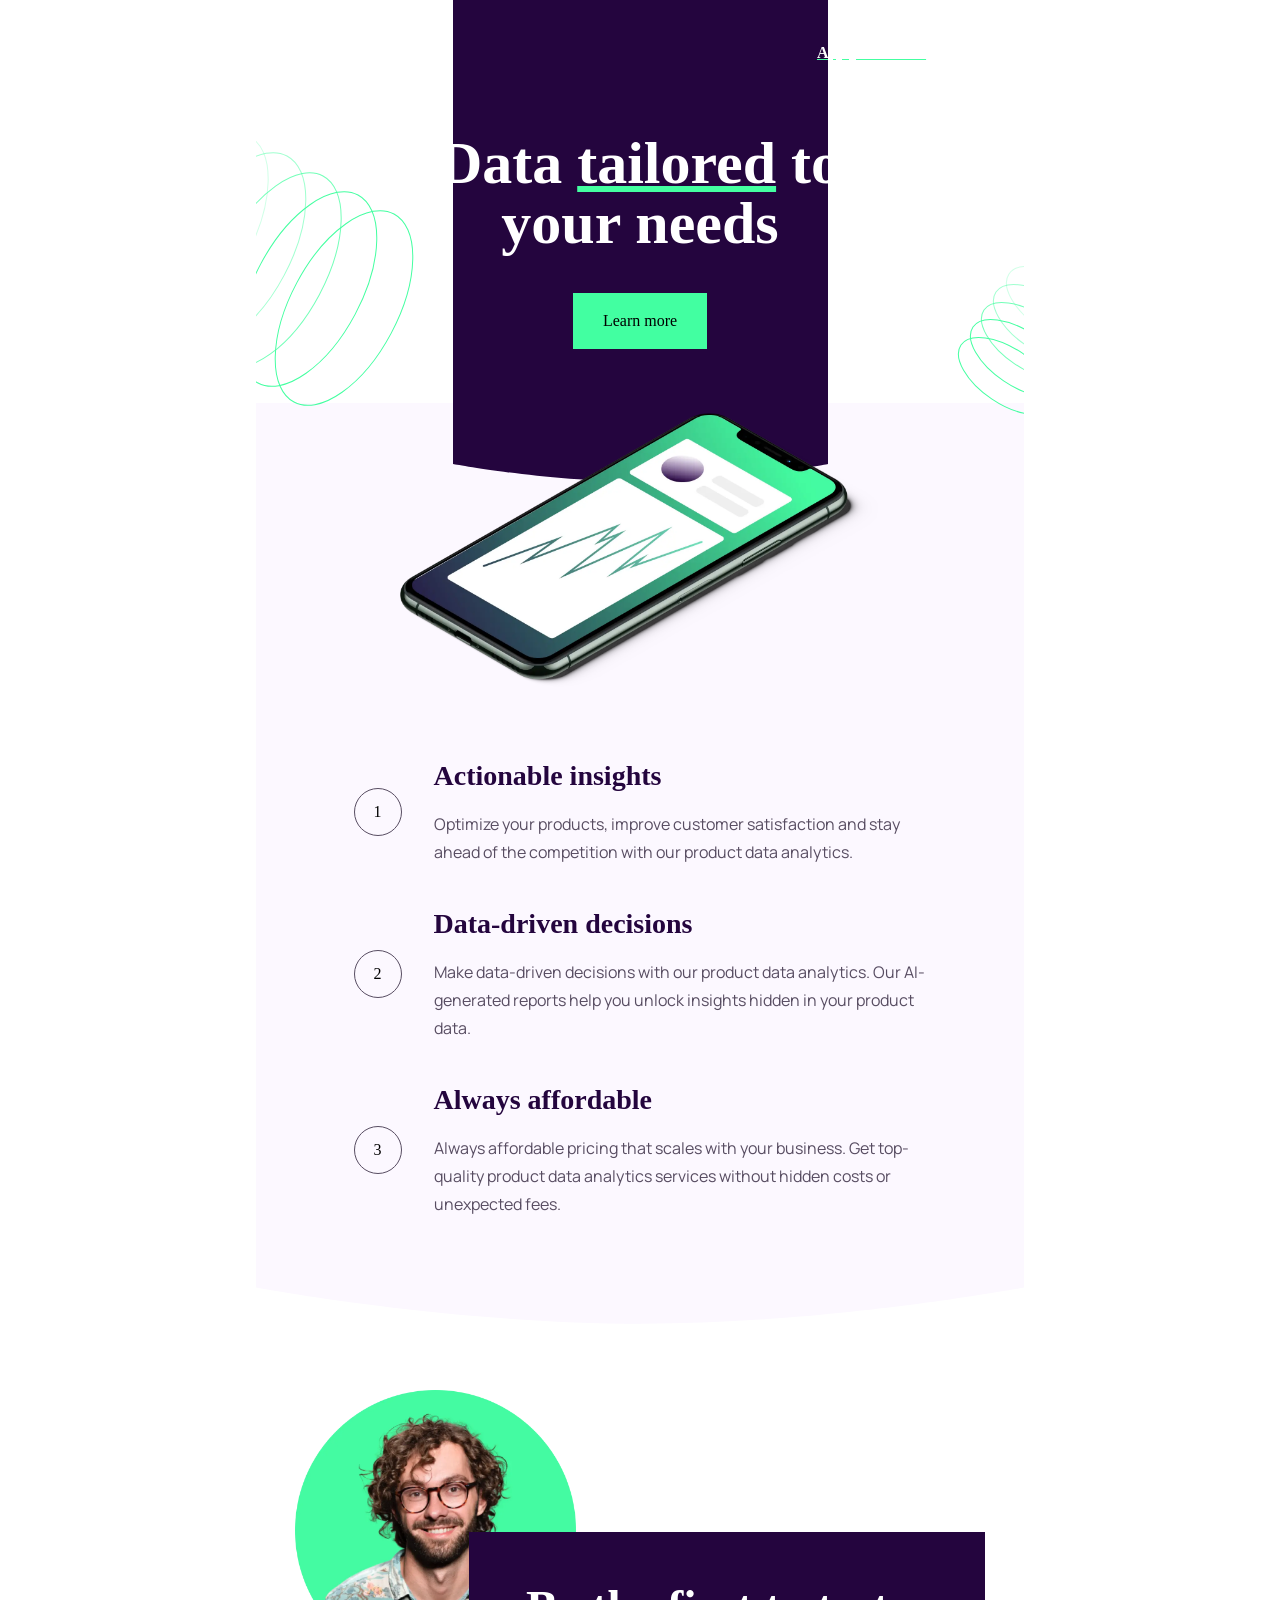
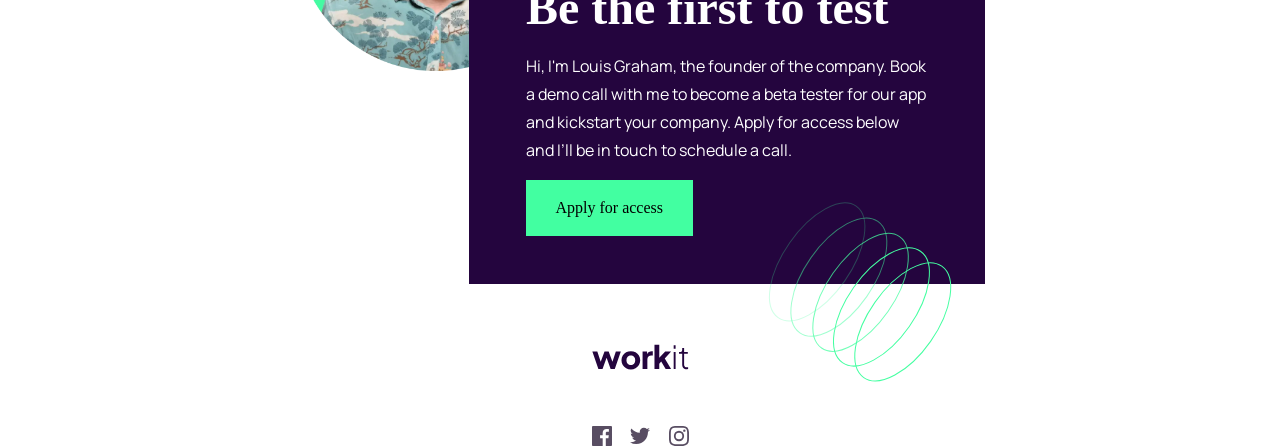
<file: index.html>
<!DOCTYPE html>
<html lang="en">

<head>
  <meta charset="UTF-8">
  <meta name="viewport" content="width=device-width, initial-scale=1.0">
  <link rel="preconnect" href="https://fonts.googleapis.com">
  <link rel="preconnect" href="https://fonts.gstatic.com" crossorigin>
  <link
    href="https://fonts.googleapis.com/css2?family=Fraunces:ital,opsz,wght@0,9..144,100..900;1,9..144,100..900&family=Manrope:wght@200..800&display=swap"
    rel="stylesheet">
  <link rel="stylesheet" href="./style.css">
  <title>Frontend Mentor | Workit landing page</title>
</head>

<body>
  <picture class="hero-wave">
    <source media="(min-width: 90rem)" srcset="./assets/background-big.svg">
    <source media="(min-width: 48rem)" srcset="./assets/background-dark.svg">
    <img src="./assets/background.svg" />
  </picture>
  <picture class="hero-wave-light">
      <source media="(min-width: 90rem)" srcset="./assets/background-light-big.svg">
      <source media="(min-width: 48rem)" srcset="./assets/background-light.svg">
      <img src="./assets/backgroundpurple.svg"/>
    </picture>
  <header>
    <img class="left-spring" src="./assets/images/bg-pattern-1.svg" alt="spring" />
    <img class="right-spring" src="./assets/images/bg-pattern-2.svg" alt="spring" />
    <div class="nav">
      <img class="logo" src="./assets/images/logo-light.svg" alt="workit" />
      <a href="#">Apply for access</a>
    </div>
    <div class="hero-content">
      <h1 class="title">Data <u class="tailor">tailored</u> to your needs</h1>
      <button class="btn">Learn more</button>
    </div>
    <img  class="phone" src="./assets/images/image-hero.webp" alt="phone"/>
    </header>
  <main class="container">
    <section class="feature-content">
      <div class="data">
        <div class="number">1</div>
        <div class="data-content">
          <p class="data-title">Actionable insights</p>
          <p class="data-info">
            Optimize your products, improve customer satisfaction
            and stay ahead of the competition with our product data analytics.
          </p>
        </div>
      </div>
      <div class="data">
        <div class="number">2</div>
        <div class="data-content">
          <p class="data-title">Data-driven decisions</p>
          <p class="data-info">
            Make data-driven decisions with our product data analytics.
            Our AI-generated reports help you unlock insights hidden in your product data.
          </p>
        </div>
      </div>
      <div class="data">
        <div class="number">3</div>
        <div class="data-content">
          <p class="data-title">Always affordable</p>
          <p class="data-info">
            Always affordable pricing that scales with your business. Get top-quality
            product data analytics services without hidden costs or unexpected fees.
          </p>
        </div>
      </div>
    </section>
    <div class="about">
      <img class="founder" src='./assets/images/image-founder.webp' alt="founder">
      <div class="about-founder">
        <h2 class="founder-title">Be the first to test</h2>
        <p class="founder-info">
          Hi, I'm Louis Graham, the founder of the company. Book a demo call with me
          to become a beta tester for our app and kickstart your company. Apply for access
          below and I’ll be in touch to schedule a call.
        </p>
        <button class="btn">Apply for access</button>
        <img class="spring" src="./assets/images/bg-pattern-3.svg" alt="spring"/>
      </div>
    </div>
  </main>
  <div class="social-media">
    <img class="logo"src="./assets/images/logo-dark.svg" alt='workit'/>
    <div class="social-icons">
      <img  class="social" src="./assets/images/icon-facebook.svg" alt="facebook"/>
      <img class="social" src="./assets/images/icon-twitter.svg" alt="twitter"/>
      <img class="social" src="./assets/images/icon-instagram.svg" alt="instagram"/>
    </div>
  </div>
</body>

</html>
</file>
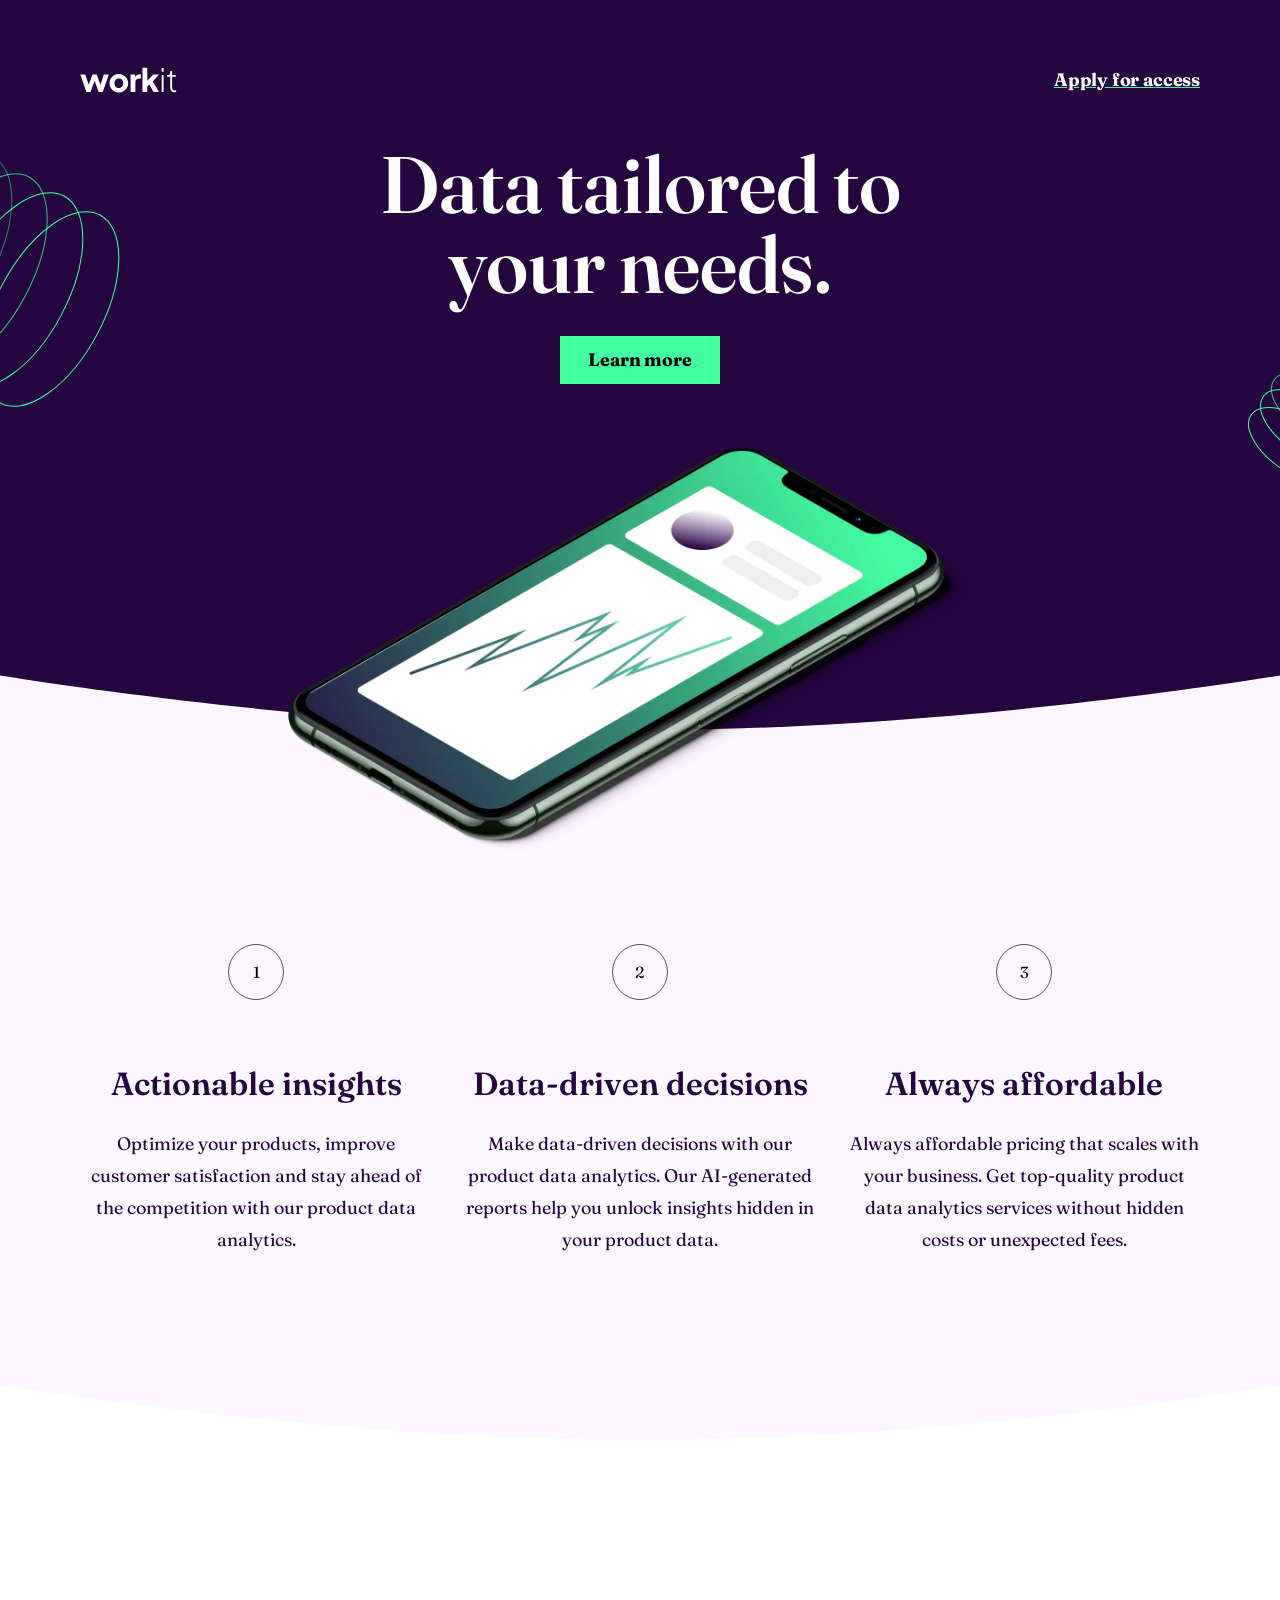
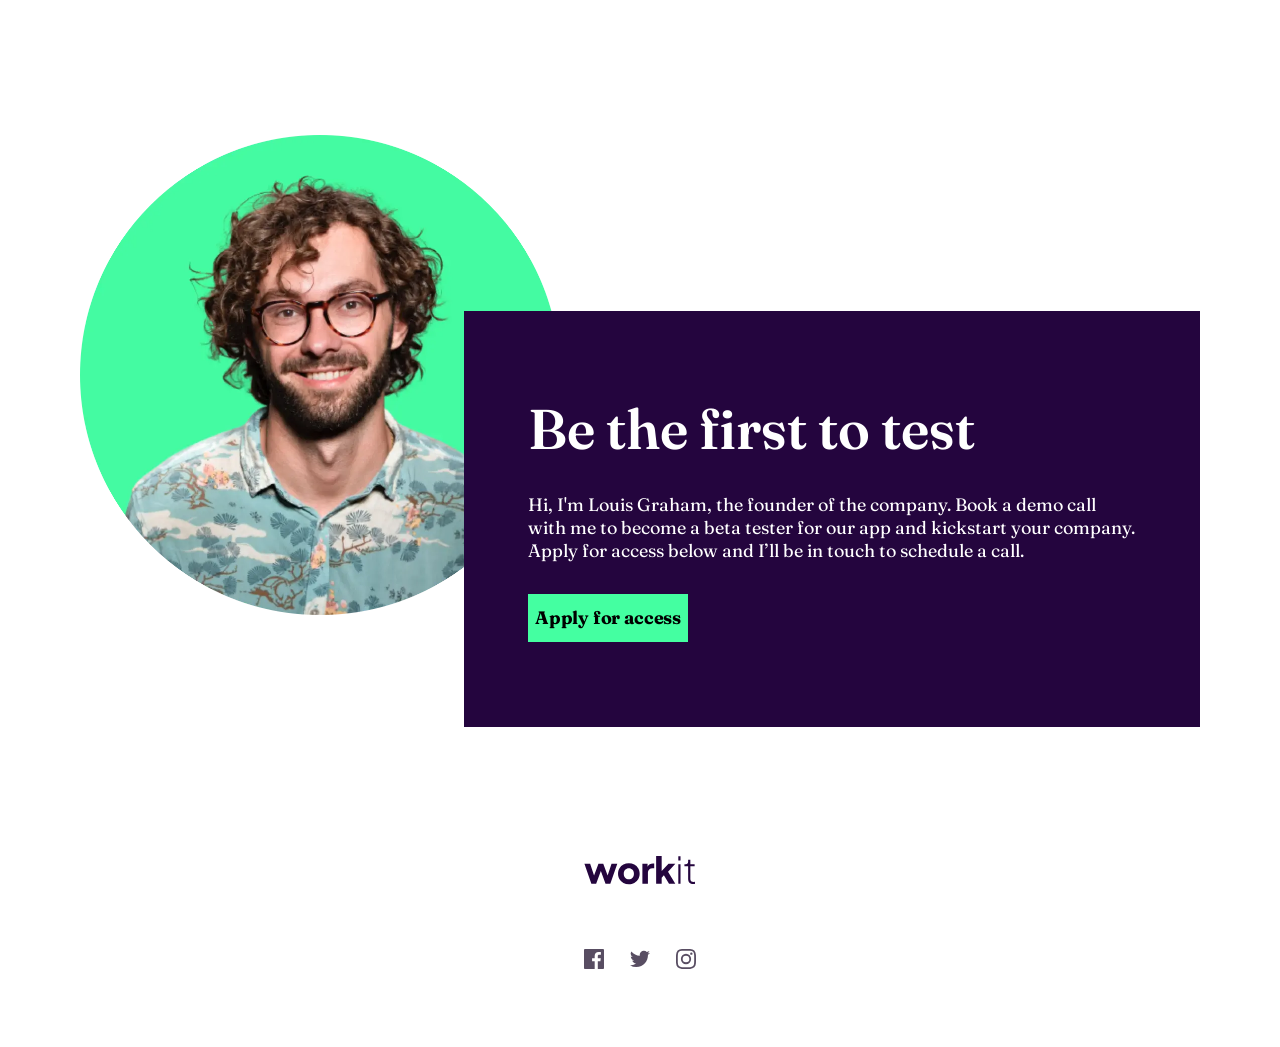
<file: starter-code/index.html>
<!DOCTYPE html>
<html lang="en">
<head>
  <meta charset="UTF-8">
  <meta name="viewport" content="width=device-width, initial-scale=1.0">
  <link rel="preconnect" href="https://fonts.googleapis.com">
  <link rel="preconnect" href="https://fonts.gstatic.com" crossorigin>
  <link href="https://fonts.googleapis.com/css2?family=Fraunces:ital,opsz,wght@0,9..144,100..900;1,9..144,100..900&display=swap" rel="stylesheet">
  <link rel="icon" type="image/png" sizes="32x32" href="./assets/images/favicon-32x32.png">
  <link rel="stylesheet" href="./style.css">
  <title>Frontend Mentor | Workit landing page</title>
</head>
<body>
  <main class="container">
    <img class="svg" src="./assets/bg-pattern-3.svg"/>
    <img class="svg-2" alt="background pattern" src="./assets/bg-pattern-4.svg"/>
    <section class="hero">
      <img class="left-spring" alt="spring" src="./assets/images/bg-pattern-1.svg"/>
      <img class="right-spring" alt="spring" src="./assets/images/bg-pattern-2.svg"/>
      <div class="nav">
        <img  class="logo" src="./assets/images/logo-light.svg"/>
        <a class="access" href="#">Apply for access</a>
      </div>
      <div class="hero-title">
        <h1 class="title">Data tailored to your needs.</h1>
        <button class="btn">Learn more</button>
      </div>
      <img class="phone" alt="phone" src="./assets/images/image-hero.webp"/>
    </section>
    <section class="content">
      <div class="content-action">
        <div class="action-number">1</div>
        <h2 class="action-title">Actionable insights</h2>
        <p class="action-info">
          Optimize your products, improve customer satisfaction and stay ahead of the competition 
          with our product data analytics.
        </p class="action-info">
      </div>
      <div class="content-action">
        <div class="action-number">2</div>
        <h2 class="action-title">Data-driven decisions</h2>
        <p class="action-info">
          Make data-driven decisions with our product data analytics. Our AI-generated reports help 
          you unlock insights hidden in your product data.
      </div>
      <div class="content-action">
        <div class="action-number">3</div>
        <h2 class="action-title">Always affordable</h2>
        <p class="action-info">
          Always affordable pricing that scales with your business.
          Get top-quality product data analytics services without
          hidden costs or unexpected fees.
        </p>
      </div>
    </section>
    <section class="about-card">
      <img class ="founder" src="./assets/images/image-founder.webp"/>
      <div class="greeting">
        <h2 class="greeting-title">Be the first to test</h2>
        <p class="about">
          Hi, I'm Louis Graham, the founder of the company. Book a
         demo call with me to become a beta tester for our app and
          kickstart your company. Apply for access below and I’ll be 
          in touch to schedule a call.
        </p>
        <button class="btn">Apply for access</button>
      </div>
    </section>
  </main>
  <footer class="footer">
    <img class="logo" alt="workit banner" src="./assets/images/logo-dark.svg"/>
    <div class="footer-social">
      <img class="social-media" alt="facebook" src="./assets/images/icon-facebook.svg"/>
      <img class="social-media" alt="twitter" src="./assets/images/icon-twitter.svg"/>
      <img class="social-media" alt="instagram" src="./assets/images/icon-instagram.svg"/>
    </div>
  </footer>
</body>
</html>
</file>
<file: style.css>
/* CSS reset stylesheet */

/* - Red: hsl(0, 78%, 62%)
- Cyan: hsl(180, 62%, 55%)
- Orange: hsl(34, 97%, 64%)
- Blue: hsl(212, 86%, 64%) */

/* - Very Dark Blue: hsl(234, 12%, 34%)
- Grayish Blue: hsl(229, 6%, 66%)
- Very Light Gray: hsl(0, 0%, 98%) */

:root {
  --clr-dark-purple: #24053E;
  --clr-light-green: hsl(150, 100%, 63%);
  --clr-davy-grey: #584D62;
  --clr-white: hsl(0, 0%, 100%);

  --ff-primary: "Fraunces", serif;
  --ff-secondary: "Manrope", sans-serif;
  --fs-neutral: 0.6875rem;
  --fs-primary: 0.8125rem;
  --fs-secondary: 1.25rem;
  --fw-regular: 500;
  --fw-bold: 600;
}

/* css reset  */
/* /* Box sizing rules */
*,
*::before,
*::after {
  box-sizing: border-box;
  margin: 0;
  padding: 0;
}

/* Remove default margin */
body,
h1,
h2,
h3,
h4,
p,
figure,
blockquote,
dl,
dd {
  margin: 0;
}

/* Remove list styles on ul, ol elements with a list role, which suggests default styling will be removed */
ul[role="list"],
ol[role="list"] {
  list-style: none;
}

/* Set core root defaults */
html:focus-within {
  scroll-behavior: smooth;
}

/* Set core body defaults */
body {
  min-height: 100vh;
  text-rendering: optimizeSpeed;
  line-height: 1.5;
}

/* A elements that don't have a class get default styles */
a:not([class]) {
  text-decoration-skip-ink: auto;
}

/* Make images easier to work with */
img,
picture {
  max-width: 100%;
  display: block;
}

/* Inherit fonts for inputs and buttons */
input,
button,
textarea,
select {
  font: inherit;
}

/* Remove all animations, transitions and smooth scroll for people that prefer not to see them */
@media (prefers-reduced-motion: reduce) {
  html:focus-within {
    scroll-behavior: auto;
  }

  *,
  *::before,
  *::after {
    animation-duration: 0.01ms !important;
    animation-iteration-count: 1 !important;
    transition-duration: 0.01ms !important;
    scroll-behavior: auto !important;
  }
}


/* General styles */

body {
  min-height: 100vh;
  font-family: "Fraunces 144pt", serif;
  display: flex;
  flex-direction: column;
  align-items: center;
}

header {
  display: flex;
  flex-direction: column;
  align-items: center;
  position: relative;
  gap: 4rem;
  padding: 0 1rem;
  overflow: hidden;
}

.left-spring, .right-spring, .hero-content, 
.nav, .phone, .about {
  z-index: 3;
}

.left-spring {
  display: none;
  position: absolute;
}

.right-spring {
  display: none;
  position: absolute;
}

.hero-wave {
  top: 0;
  position: absolute;
  z-index: 2;
}

.hero-wave-light {
  position: absolute;
  z-index: 1;
  top: 24.55rem;
}

.nav {
  width: 100%;
  display: flex;
  justify-content: space-between;
  padding-top: 2.31rem;
}

a {
  font-size: 1rem;
  font-weight: 700;
  line-height: 200%;
  letter-spacing: -0.01rem;
  text-decoration: underline;
  text-decoration-color: #44FFA1;
  color: #fff;
}

a:hover {
  cursor: pionter;
  color: hsl(150, 100%, 63%);
}

.hero-content {
  width: 21.4375rem;
  display: flex;
  flex-direction: column;
  align-items: center;
  gap: 2.5rem;
  text-align: center;
}

.title {
  font-size: 3.125rem;
  font-weight: 600;
  line-height: 100%;
  color: #fff;
}

.tailor {
  text-decoration-color: #44FFA1;
}

.btn {
  cursor: pointer;
  background-color: var(--clr-light-green);
  border: none;
  padding: 0.975rem 2.0157rem;
}

.btn:hover {
  background-color: var(--clr-dark-purple);
  border: 1px solid var(--clr-light-green);
  color: var(--clr-light-green);
}

.phone {
  width: 18.64407rem;
}

@media screen and (min-width: 48rem) {
  header {
    width: 48rem;
    padding: 0 6.12rem;
  }

  .container {
    width: 48rem;
  }

  .hero-wave-light {
    top: 25.19rem;
  }

  .left-spring {
    display: block;
    position: absolute;
    top: 6.92rem;
    left: -9.63rem;
  }

  .right-spring {
    display: block;
    position: absolute;
    top: 15.63rem;
    right: -5.86rem;
  }

  .hero-content {
    width: 32.8125rem;
  }

  .title {
    font-size: 3.75rem;
    font-weight: 600;
    line-height: 100%;
  }

  .btn {
    padding: 1rem 1.85rem;
  }

  .phone {
    width: 29.94703rem;
  }
}

@media screen and (min-width: 90rem) {
  header {
    width: 90rem;
    padding: 0 10.31rem 0 10.33rem;
  }

  .container {
    width: 90rem;
  }

  .nav {
    padding-top: 3.5rem;
  }
  

  .hero-wave {
    position: absolute;
    z-index: 2;
  }

  .hero-wave-light {
    top: 31.5rem;
  }

  .left-spring {
    display: block;
    position: absolute;
    top: 7.29rem;
    left: -8.63rem;
    z-index: 3;
  }

  .right-spring {
    display: block;
    position: absolute;
    top: 19.63rem;
    right: -3.01rem;
    z-index: 3;
  }

  a {
    font-size: 1.125rem;
  }

  .hero-content {
    width: 39.6875rem;
  }

  .title {
    font-size: 5rem;
  }

  .btn {
    padding: 1.2rem 2.72rem;
  }

  .phone {
    width: 44.6875rem;
  }
}

.container {
  max-width: 23.45644rem;
  display: flex;
  flex-direction: column;
  padding: 0 1rem;
  gap: 6.27rem;
  margin-bottom: 3.75rem;
  z-index: 3;
}

.feature-content {
  display: flex;
  flex-direction: column;
  gap: 2.5rem;
  margin-top: 4.37rem;
  margin-bottom: 4.48rem;
}

.data {
  display: flex;
  flex-direction: column;
  align-items: center;
  gap: 1.5rem;
  text-align: center;
}

.number {
  width: 3rem;
  height: 3rem;
  display: flex;
  align-items: center;
  justify-content: center;
  border-radius: 50%;
  border: 1px solid var(--clr-davy-grey);
}

.data-title {
  font-size: 1.75rem;
  font-weight: 600;
  line-height: 128.571%;
  color: var(--clr-dark-purple);
}

.data-info {
  margin-top: 1rem;
  font-size: 1rem;
  font-family: 'Manrope';
  line-height: 175%;
  color: var(--clr-davy-grey);
}


@media screen and (min-width: 48rem) {
  .container {
    max-width: 48rem;
    align-items: center;
    padding: 0;
  }

  .data {
    flex-direction: row;
    gap: 2rem;
  }

  .data-content {
    max-width: 30.8125rem;
    flex-direction: column;
    text-align: left;
    gap: 1rem;
  }

  .number {
    width: 3rem;
    height: 3rem;
  }

}

@media screen and (min-width: 90rem) {
  
  .container {
    max-width: 90rem;
    display: flex;
    flex-direction: row;
    justify-content: center;
    gap: 1.62rem;
    padding: 0;
  }

  .data {
    display: flex;
    flex-direction: column;
    max-width: 22.125rem;
  }

  .number {
    width: 3.5rem;
    height: 3.5rem;
  }

  .data-content {
    text-align: center;
    gap: 1.75rem;
  }

  .data-title {
    font-size: 2rem;
    line-height: 125%;
  }

  .data-info {
    font-family: 'Manrope';
    font-size: 1.125rem;
    line-height: 177.778%;
  }
}

.about {
  display: grid;
  grid-template-rows: 1fr 2fr;
  position: relative;
  gap: 2.5rem;
  text-align: center;
}

.founder {
  width: 17.5625rem;
  grid-row: span 2;
  z-index: -1;
  position: absolute;
  margin: 0 auto;
  left: 1.94rem;
}

.about-founder {
  grid-row-start: 2;
  grid-row-end: 3;
  display: flex;
  flex-direction: column;
  align-items: center;
  gap: 1rem;
  padding: 2rem 1.94rem;
  background-color: var(--clr-dark-purple);
}

.founder-title {
  font-size: 2rem;
  font-weight: 600;
  line-height: 150%;
  color: var(--clr-white);
}

.founder-info {
  font-size: 1rem;
  font-family: 'Manrope';
  font-weight: 400;
  line-height: 175%;
  color: #fff;
}

.spring {
  display: none;
}

@media screen and (min-width: 48rem) {
  
  .about {
    width: 43.18rem;
    height: 30.8875rem;
    display: flex;
    flex-direction: column;
    text-align: left;
    position: relative;
  }

  .founder {
    position: absolute;
    top: 0 ;
    left: 0;
  }

  .about-founder {
    max-width: 32.25rem;
    display: flex;
    align-items: start;
    position: absolute;
    bottom: 0;
    right: 0;
    padding: 3rem 3.53rem;
  }

  .founder-title {
    font-size: 3rem;
    line-height: 116.667%;
  }

  .spring {
    display: block;
    position: absolute;
    top: 15.83rem;
    left: 17.56rem;
  }
}

@media screen and (min-width: 90rem) {

  .container {
    max-width: 90rem;
    flex-direction: column;
    justify-content: center;
    align-items: center;
    margin-top: 6.5rem;
    gap: 0;
  }
  
  .feature-content {
    max-width: 69.625rem;
    flex-direction: row;
    margin-top: 0;
    margin-bottom: 12.69rem;
  }

  .about {
    width: 69.625rem;
    margin-top: 6.87rem;
  }

  .founder {
    width: 29.8125rem;
  }

  .about-founder {
    max-width: 45.625rem;
    gap: 2rem;
    padding: 4rem 4.06rem;
  }

  .founder-title {
    font-size: 3.5rem;
    line-height: 114.286%;
  }

  .founder-info {
    font-size: 1.125rem;
    line-height: 177.778%;
  }

  .spring {
    top: 16.46rem;
    left: 27.31rem;
  }
}

.social-media {
  min-height: 6.389rem;
  display: flex;
  flex-direction: column;
  justify-content: space-between;
}

.social-icons {
  display: flex;
  justify-content: space-between;
}
</file>
<file: starter-code/style.css>
* {
    box-sizing: border-box;
    margin: 0;
    padding: 0;
    font-family: 'Fraunces', sans-serif;
}

body {
    min-height: 100vh;
    display: flex;
    flex-direction: column;
    align-items: center;
    position: relative;
}

.container {
    max-width: 90rem;
    display: flex;
    flex-direction: column;
    gap: 10rem;
    position: relative;
    overflow: hidden;
}

.svg {
    position: absolute;
    z-index: -1;
}

.svg-2 {
    position: absolute;
    top: 30rem;
    z-index: -2;
}

/* hero section  */

.hero {
    height: 45rem;
    display: flex;
    flex-direction: column;
    align-items: center;
    text-align: center;
    margin-top: 4rem;
}

.nav {
    display: flex;
    justify-content: space-between;
    margin-bottom: 3rem;
    padding: 0 10rem;
}

.left-spring {
    position: absolute;
    top: 7rem;
    left: -7rem;
}

.right-spring {
    position: absolute;
    top: 20rem;
    right: -3rem;
}


.nav {
    width: 90rem;
    z-index: 2;
}

.access {
    font-size: 1.125rem;
    font-weight: 700;
    line-height: 177.778%;
    letter-spacing: -0.01125rem;
    color: #fff;
    text-decoration-color: #44FFA1;
}

.hero-title {
    max-width: 40rem;
    display: flex;
    flex-direction: column;
    align-items: center;
    justify-content: center;
}


.title {
    margin-bottom: 2rem;
    font-size: 5rem;
    font-weight: 600;
    line-height: 100%;
    color: #fff;
}

.btn {
    width: 10rem;
    height: 3rem;
    border: none;
    background-color: #44FFA1;
    font-size: 1.125rem;
    font-weight: 700;
    letter-spacing: -0.01125rem;
}

.phone {
    max-width: 44rem;
    position: absolute;
    top: 28rem;
}


/* content section  */

.content {
    max-height: 46rem;
    display: grid;
    grid-template-columns: repeat(3, 1fr);
    column-gap: 2rem;
    padding: 0 10rem;
}

.content-action {
    max-width: 22rem;
    display: flex;
    flex-direction: column;
    align-items: center;
    text-align: center;
}

.action-number {
    width: 3.5rem;
    height: 3.5rem;
    display: flex;
    align-items: center;
    justify-content: center;
    border: 1px solid #584D62;
    border-radius: 50%;
    margin-bottom: 4rem;
}

.action-title, .action-info {
    color: #24053E;
}

.action-title {
    margin-bottom: 1.5rem;
    font-size: 2rem;
    font-weight: 600;
    line-height: 125%;
}

.action-info {
    font-size: 1.125rem;
    line-height: 177.78%;
}

/* about card section */

.about-card {
    height: 39rem;
    display: flex;
    flex-direction: column;
    margin-top: 20rem;
    position: relative;
    padding: 0 10rem;
}

.founder {
    max-width: 30rem;
    max-height: 30rem;
}

.greeting {
    width: 46rem;
    height: 26rem;
    display: flex;
    flex-direction: column;
    justify-content: center;
    row-gap: 2rem;
    position: absolute;
    top: 11rem;
    left: 34rem;
    padding: 0 4rem;
    background-color: #24053E;
}

.greeting-title, .about {
    color: #fff;
}

.greeting-title {
    font-size: 3.5rem;
    font-weight: 600;
    line-height: 114.286%;
}

.about {
    font-size: 1.125rem;
    line-height: 1.77.78%;
}

.footer {
    height: 6rem;
    width:7rem;
    display: flex;
    flex-direction: column;
    gap: 4rem;
    margin: 6rem 0;
}

.footer-social {
    display: flex;
    justify-content:space-between;
}
</file>
